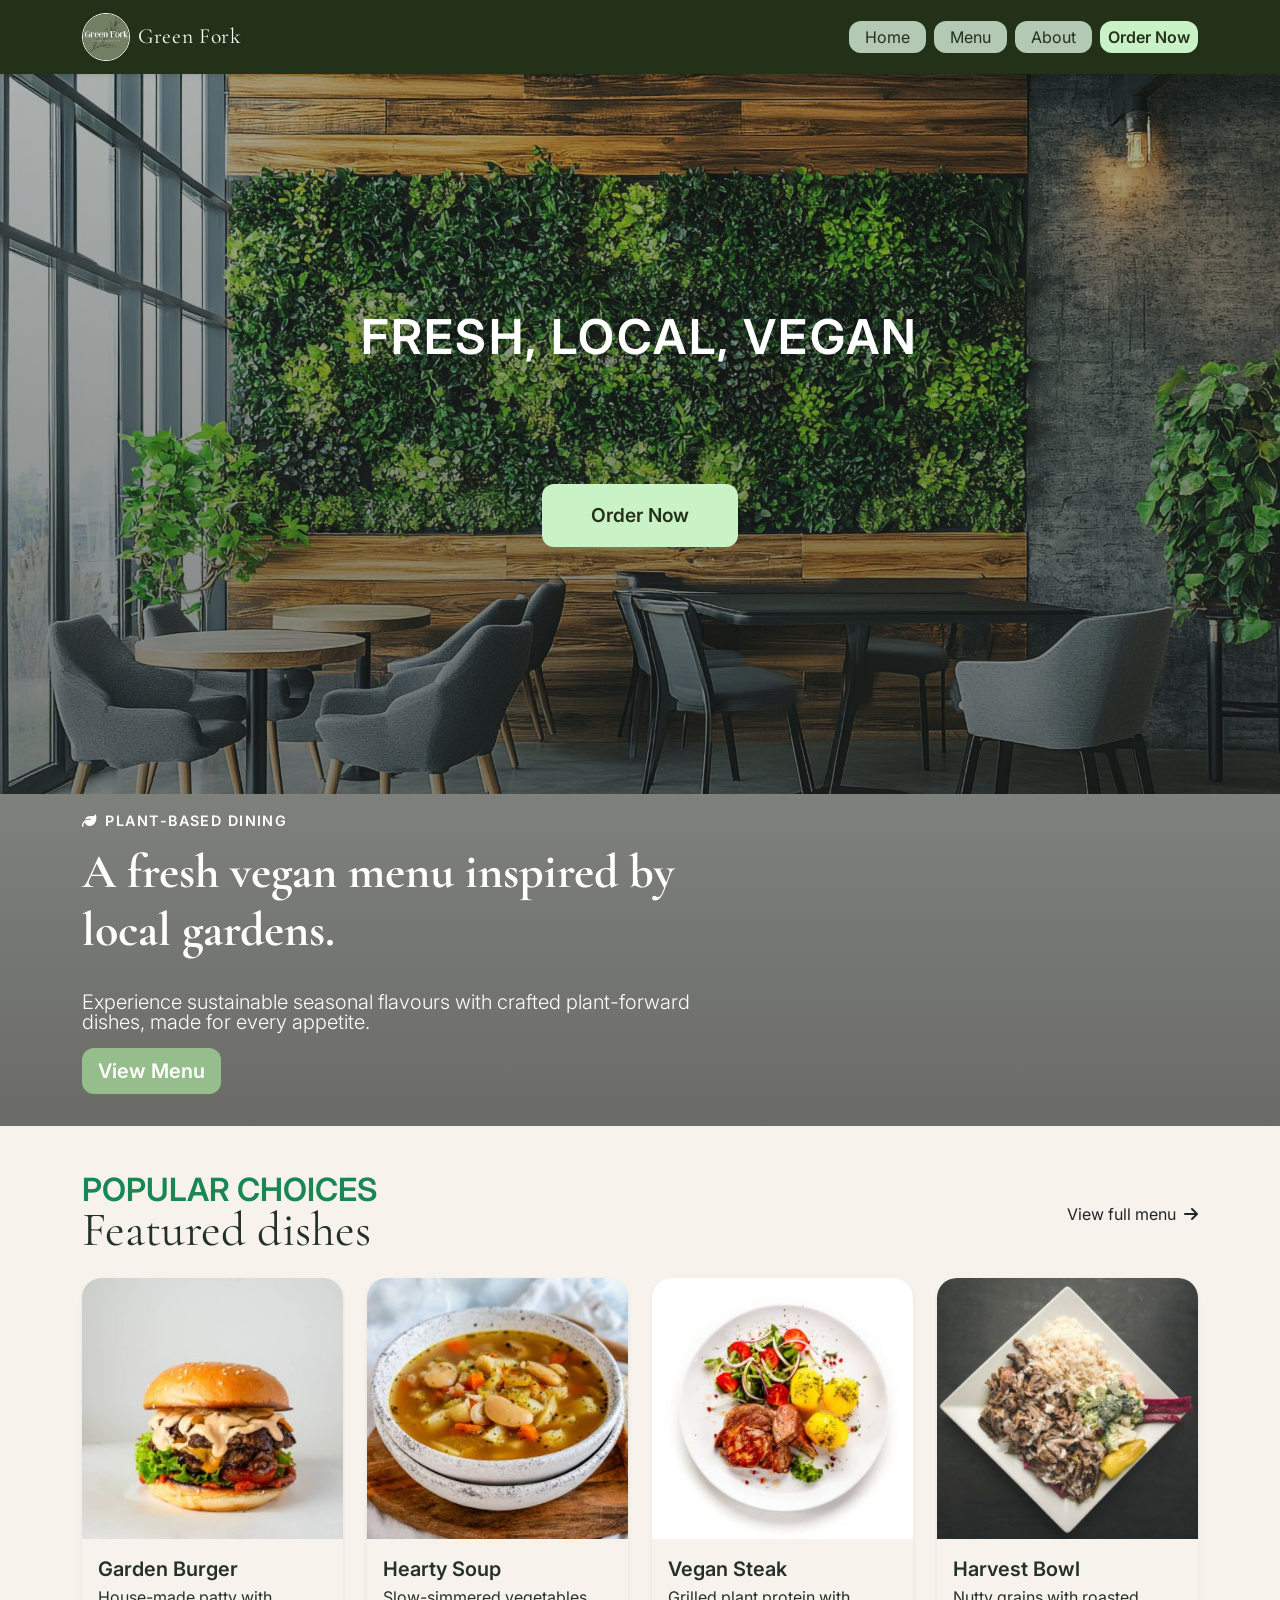
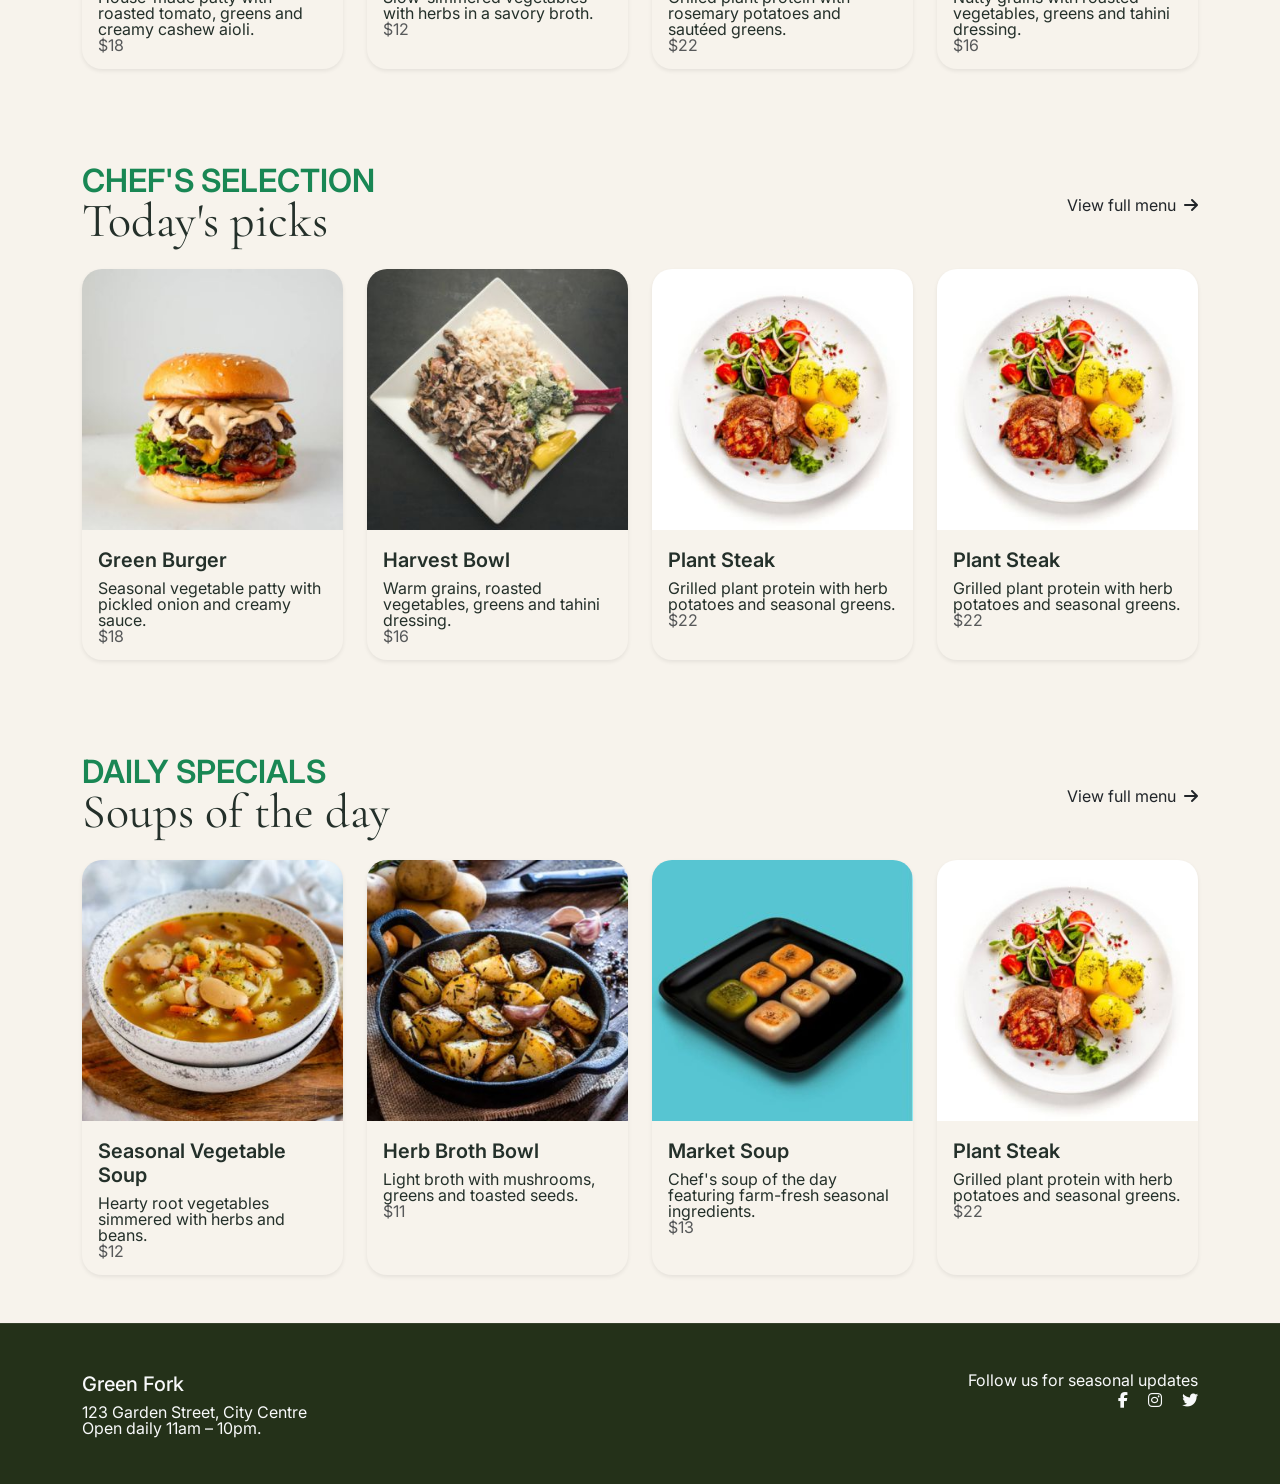
<file: index.html>
<!DOCTYPE html>
<html lang="en">

<head>
    <meta charset="UTF-8">
    <meta name="viewport" content="width=device-width, initial-scale=1.0">
    <title>MTM6201 Final | Home</title>
    <meta name="description"
        content="Green Fork is a vegan restaurant serving fresh seasonal dishes in a warm, modern dining space.">
    <link rel="preconnect" href="https://fonts.googleapis.com">
    <link rel="preconnect" href="https://fonts.gstatic.com" crossorigin>
    <link
        href="https://fonts.googleapis.com/css2?family=Inter:wght@400;500;600;700&family=Cormorant+Garamond:wght@500;700&display=swap"
        rel="stylesheet">
    <link rel="stylesheet" href="https://cdnjs.cloudflare.com/ajax/libs/font-awesome/6.5.3/css/all.min.css">
    <link href="https://cdn.jsdelivr.net/npm/bootstrap@5.3.2/dist/css/bootstrap.min.css" rel="stylesheet">
    <link rel="stylesheet" href="css/reset.css">
    <link rel="stylesheet" href="css/main.css">
    
</head>
<body>

    <!-- Skip Link -->
 <a class="skip-link" href="#main-content">Skip to main content</a>
  <header class="site-header" role="banner">

    <!-- Navigation -->
    <nav class="navbar navbar-expand-lg navbar-custom sticky-top shadow-sm" aria-label="Primary navigation">
      <div class="container">
        <a class="navbar-brand d-flex align-items-center" href="index.html">
          <img src="images/greenforklogo.jpg" alt="Green Fork logo" width="48" height="48" class="me-2 rounded-circle border border-light">
          <span>Green Fork</span>
        </a>
        <button class="navbar-toggler" type="button" data-bs-toggle="collapse" data-bs-target="#primaryNav" aria-controls="primaryNav" aria-expanded="false" aria-label="Toggle navigation">
          <span class="navbar-toggler-icon"></span>
        </button>
        <div class="collapse navbar-collapse" id="primaryNav">
          <ul class="navbar-nav ms-auto mb-2 mb-lg-0 align-items-lg-center">
            <li class="nav-item me-lg-2"><a class="nav-link nav-button active" aria-current="page" href="index.html">Home</a></li>
            <li class="nav-item me-lg-2"><a class="nav-link nav-button" href="menu.html">Menu</a></li>
            <li class="nav-item me-lg-2"><a class="nav-link nav-button" href="about.html">About</a></li>
            <li class="nav-item"><a class="nav-link order-now-btn" href="menu.html">Order Now</a></li>
          </ul>
        </div>
      </div>
    </nav>
  </header>

  <!-- Main Content -->

<main id="main-content" role="main">
    <section class="hero-banner position-relative overflow-hidden">
      <picture>
        <source media="(max-width: 767px)" srcset="images/herobanner-small.jpg">
        <img src="images/herobanner.jpg" alt="Dining room with living green wall" class="img-fluid w-100 hero-img">
      </picture>
      <p class="slogan">Fresh, Local, Vegan</p>
      <a class="btn order-now-btn hero-order-btn" href="menu.html">Order Now</a>
      <div class="hero-copy container text-white py-5">
        <div class="row align-items-center">
          <div class="col-lg-7">
            <span class="eyebrow d-inline-flex align-items-center mb-3"><i class="fa-solid fa-leaf me-2" aria-hidden="true"></i>Plant-based dining</span>
            <h1 class="display-5 fw-bold">A fresh vegan menu inspired by local gardens.</h1>
            <p class="lead">Experience sustainable seasonal flavours with crafted plant-forward dishes, made for every appetite.</p>
            <div class="d-flex flex-column flex-sm-row gap-2">
              <a class="btn view-menu-btn btn-lg" href="menu.html">View Menu</a>
            </div>
          </div>
        </div>
      </div>
    </section>

    <!-- Featured Dishes -->

    <section class="py-5" id="featured-dishes" aria-labelledby="featured-title">
      <div class="container">
        <div class="d-flex justify-content-between align-items-center mb-4 flex-column flex-md-row gap-3">
          <div>
            <span class="text-uppercase text-success fw-semibold">Popular choices</span>
            <h2 id="featured-title" class="mb-0">Featured dishes</h2>
          </div>
          <a class="text-decoration-none text-dark" href="menu.html">View full menu <i class="fa-solid fa-arrow-right ms-1"></i></a>
        </div>
        <div class="row g-4">
          <article class="col-md-6 col-lg-3">
            <div class="card menu-card h-100 shadow-sm">
              <picture>
                <source media="(max-width: 767px)" srcset="images/burger-small.jpg">
                <img src="images/burger.jpg" class="card-img-top" alt="Plant-based burger with lettuce, tomato and sauce">
              </picture>
              <div class="card-body">
                <h3 class="card-title h5">Garden Burger</h3>
                <p class="card-text">House-made patty with roasted tomato, greens and creamy cashew aioli.</p>
                <span class="text-muted">$18</span>
              </div>
            </div>
          </article>
          <article class="col-md-6 col-lg-3">
            <div class="card menu-card h-100 shadow-sm">
              <picture>
                <source media="(max-width: 767px)" srcset="images/soup-small.jpg">
                <img src="images/soup.jpg" class="card-img-top" alt="Warm seasonal vegetable soup served in a bowl">
              </picture>
              <div class="card-body">
                <h3 class="card-title h5">Hearty Soup</h3>
                <p class="card-text">Slow-simmered vegetables with herbs in a savory broth.</p>
                <span class="text-muted">$12</span>
              </div>
            </div>
          </article>
          <article class="col-md-6 col-lg-3">
            <div class="card menu-card h-100 shadow-sm">
              <picture>
                <source media="(max-width: 767px)" srcset="images/vegansteak-small.jpg">
                <img src="images/vegansteak.jpg" class="card-img-top" alt="Plant-based steak served with herbs and potatoes">
              </picture>
              <div class="card-body">
                <h3 class="card-title h5">Vegan Steak</h3>
                <p class="card-text">Grilled plant protein with rosemary potatoes and sautéed greens.</p>
                <span class="text-muted">$22</span>
              </div>
            </div>
          </article>
          <article class="col-md-6 col-lg-3">
            <div class="card menu-card h-100 shadow-sm">
              <picture>
                <source media="(max-width: 767px)" srcset="images/ricebowl.jpg">
                <img src="images/ricebowl.jpg" class="card-img-top" alt="Rice bowl with vegetables and plant-based protein">
              </picture>
              <div class="card-body">
                <h3 class="card-title h5">Harvest Bowl</h3>
                <p class="card-text">Nutty grains with roasted vegetables, greens and tahini dressing.</p>
                <span class="text-muted">$16</span>
              </div>
            </div>
          </article>
        </div>
      </div>
    </section>

    <!-- Chef's Selection -->

<section class="py-5" aria-labelledby="todays-title">
      <div class="container">
        <div class="d-flex justify-content-between align-items-center mb-4 flex-column flex-md-row gap-3">
          <div>
            <span class="text-uppercase text-success fw-semibold">Chef's selection</span>
            <h2 id="todays-title" class="mb-0">Today's picks</h2>
          </div>
          <a class="text-decoration-none text-dark" href="menu.html">View full menu <i class="fa-solid fa-arrow-right ms-1"></i></a>
        </div>
        <div class="row g-4">
          <article class="col-md-6 col-lg-3">
            <div class="card menu-card h-100 shadow-sm">
              <picture>
                <source media="(max-width: 767px)" srcset="images/burger-small.jpg">
                <img src="images/burger.jpg" class="card-img-top" alt="Plant-based burger pick">
              </picture>
              <div class="card-body">
                <h3 class="card-title h5">Green Burger</h3>
                <p class="card-text">Seasonal vegetable patty with pickled onion and creamy sauce.</p>
                <span class="text-muted">$18</span>
              </div>
            </div>
          </article>
          <article class="col-md-6 col-lg-3">
            <div class="card menu-card h-100 shadow-sm">
              <picture>
                <source media="(max-width: 767px)" srcset="images/ricebowl.jpg">
                <img src="images/ricebowl.jpg" class="card-img-top" alt="Harvest bowl pick">
              </picture>
              <div class="card-body">
                <h3 class="card-title h5">Harvest Bowl</h3>
                <p class="card-text">Warm grains, roasted vegetables, greens and tahini dressing.</p>
                <span class="text-muted">$16</span>
              </div>
            </div>
          </article>
          <article class="col-md-6 col-lg-3">
            <div class="card menu-card h-100 shadow-sm">
              <picture>
                <source media="(max-width: 767px)" srcset="images/vegansteak-small.jpg">
                <img src="images/vegansteak.jpg" class="card-img-top" alt="Vegan steak pick">
              </picture>
              <div class="card-body">
                <h3 class="card-title h5">Plant Steak</h3>
                <p class="card-text">Grilled plant protein with herb potatoes and seasonal greens.</p>
                <span class="text-muted">$22</span>
              </div>
            </div>
          </article>
          <article class="col-md-6 col-lg-3">
            <div class="card menu-card h-100 shadow-sm">
              <picture>
                <source media="(max-width: 767px)" srcset="images/vegansteak-small.jpg">
                <img src="images/vegansteak.jpg" class="card-img-top" alt="Vegan steak pick">
              </picture>
              <div class="card-body">
                <h3 class="card-title h5">Plant Steak</h3>
                <p class="card-text">Grilled plant protein with herb potatoes and seasonal greens.</p>
                <span class="text-muted">$22</span>
        </div>
      </div>
    </section>

    <!-- Soups of the Day -->

    <section class="py-5" aria-labelledby="soups-title">
      <div class="container">
        <div class="d-flex justify-content-between align-items-center mb-4 flex-column flex-md-row gap-3">
          <div>
            <span class="text-uppercase text-success fw-semibold">Daily specials</span>
            <h2 id="soups-title" class="mb-0">Soups of the day</h2>
          </div>
          <a class="text-decoration-none text-dark" href="menu.html">View full menu <i class="fa-solid fa-arrow-right ms-1"></i></a>
        </div>
        <div class="row g-4">
          <article class="col-md-6 col-lg-3">
            <div class="card menu-card h-100 shadow-sm">
              <picture>
                <source media="(max-width: 767px)" srcset="images/soup-small.jpg">
                <img src="images/soup.jpg" class="card-img-top" alt="Seasonal vegetable soup">
              </picture>
              <div class="card-body">
                <h3 class="card-title h5">Seasonal Vegetable Soup</h3>
                <p class="card-text">Hearty root vegetables simmered with herbs and beans.</p>
                <span class="text-muted">$12</span>
              </div>
            </div>
          </article>
          <article class="col-md-6 col-lg-3">
            <div class="card menu-card h-100 shadow-sm">
              <picture>
                <source media="(max-width: 767px)" srcset="images/homefries.jpg">
                <img src="images/homefries.jpg" class="card-img-top" alt="Herb broth bowl">
              </picture>
              <div class="card-body">
                <h3 class="card-title h5">Herb Broth Bowl</h3>
                <p class="card-text">Light broth with mushrooms, greens and toasted seeds.</p>
                <span class="text-muted">$11</span>
              </div>
            </div>
          </article>
          <article class="col-md-6 col-lg-3">
            <div class="card menu-card h-100 shadow-sm">
              <picture>
                <source media="(max-width: 767px)" srcset="images/meatplatter.jpg">
                <img src="images/meatplatter.jpg" class="card-img-top" alt="Market soup">
              </picture>
              <div class="card-body">
                <h3 class="card-title h5">Market Soup</h3>
                <p class="card-text">Chef's soup of the day featuring farm-fresh seasonal ingredients.</p>
                <span class="text-muted">$13</span>
              </div>
            </div>
          </article>
          <article class="col-md-6 col-lg-3">
            <div class="card menu-card h-100 shadow-sm">
              <picture>
                <source media="(max-width: 767px)" srcset="images/vegansteak-small.jpg">
                <img src="images/vegansteak.jpg" class="card-img-top" alt="Vegan steak pick">
              </picture>
              <div class="card-body">
                <h3 class="card-title h5">Plant Steak</h3>
                <p class="card-text">Grilled plant protein with herb potatoes and seasonal greens.</p>
                <span class="text-muted">$22</span>
        </div>
      </div>
    </section>
      </div>
    </section>
  </main>

  <!-- Footer -->

  <footer class="site-footer py-5 bg-footer text-light" role="contentinfo">
    <div class="container">
      <div class="row gy-4">
        <div class="col-md-6">
          <h3 class="h5">Green Fork</h3>
          <p class="mb-0">123 Garden Street, City Centre<br>Open daily 11am – 10pm.</p>
        </div>
        <div class="col-md-6 text-md-end">
          <p class="mb-1">Follow us for seasonal updates</p>
          <a class="text-light me-3" href="#" aria-label="Facebook"><i class="fa-brands fa-facebook-f"></i></a>
          <a class="text-light me-3" href="#" aria-label="Instagram"><i class="fa-brands fa-instagram"></i></a>
          <a class="text-light" href="#" aria-label="Twitter"><i class="fa-brands fa-twitter"></i></a>
        </div>
      </div>
    </div>
  </footer>

  <!-- Bootstrap and schema scripts -->

  <script src="https://cdn.jsdelivr.net/npm/bootstrap@5.3.2/dist/js/bootstrap.bundle.min.js"></script>
  <script type="application/ld+json">
  {
    "@context": "https://schema.org",
    "@type": "Restaurant",
    "name": "Green Fork",
    "url": "./index.html",
    "address": {
      "@type": "PostalAddress",
      "streetAddress": "123 Garden Street",
      "addressLocality": "City Centre"
    },
    "servesCuisine": "Vegan",
    "openingHours": "Mo-Su 11:00-22:00"
  }
  </script>

</body>

</html>
</file>
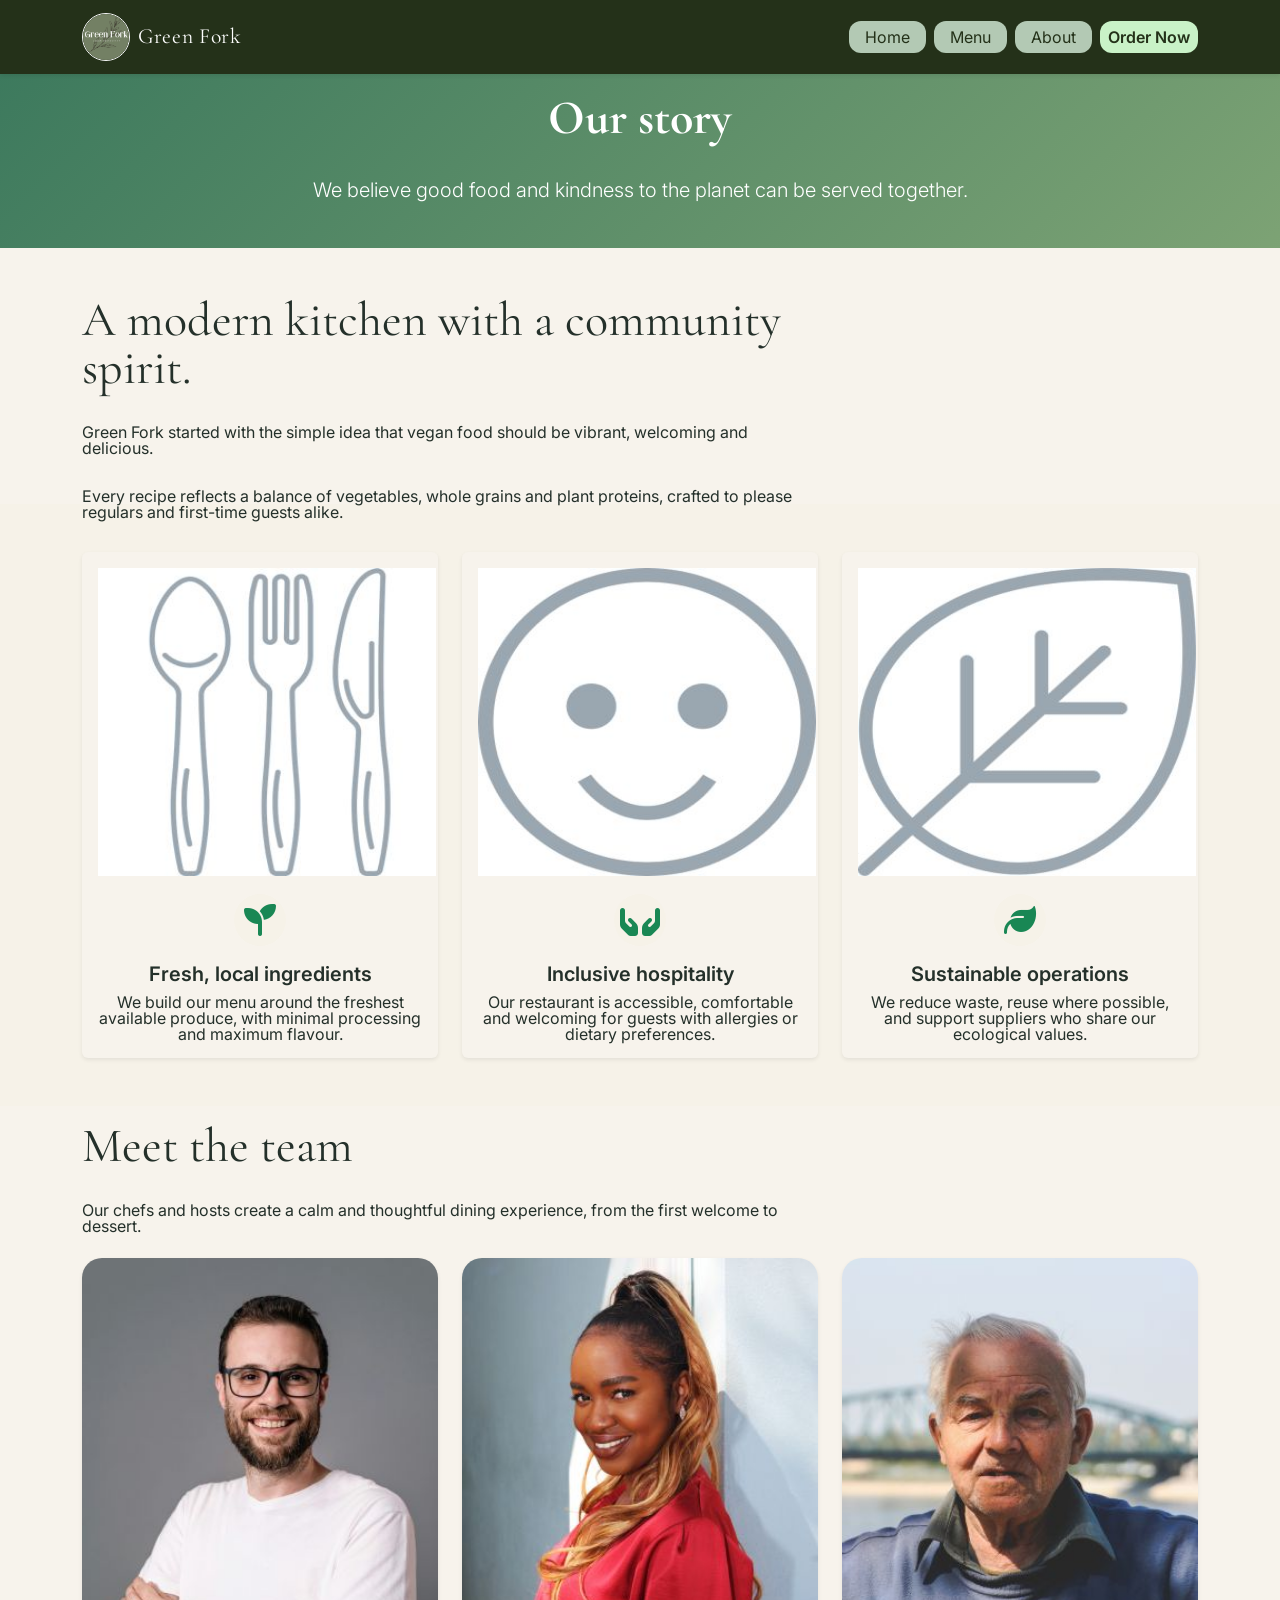
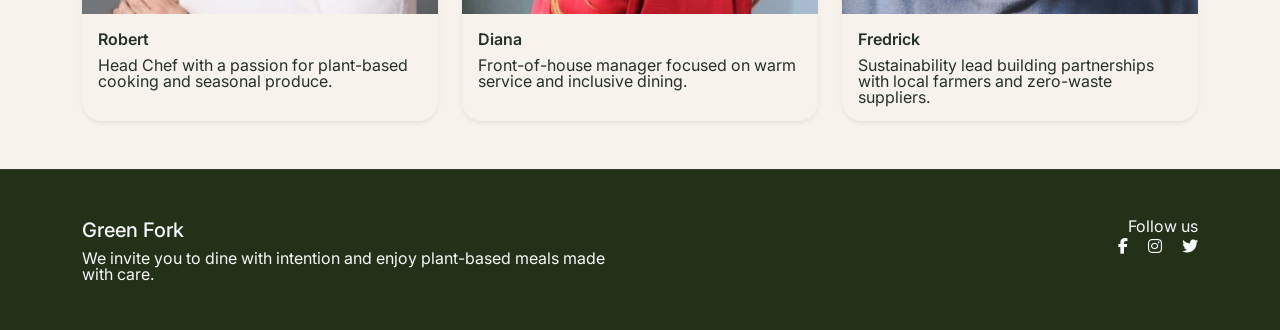
<file: about.html>
<!doctype html>
<html lang="en">

<head>
    <meta charset="utf-8">
    <meta name="viewport" content="width=device-width, initial-scale=1, shrink-to-fit=no">
    <title>MTM6201 Final | About</title>
    <meta name="description" content="Learn more about Green Fork's mission, team and sustainable story.">
    <link rel="preconnect" href="https://fonts.googleapis.com">
    <link rel="preconnect" href="https://fonts.gstatic.com" crossorigin>
    <link
        href="https://fonts.googleapis.com/css2?family=Inter:wght@400;500;600;700&family=Cormorant+Garamond:wght@500;700&display=swap"
        rel="stylesheet">
    <link rel="stylesheet" href="https://cdnjs.cloudflare.com/ajax/libs/font-awesome/6.5.3/css/all.min.css">
    <link href="https://cdn.jsdelivr.net/npm/bootstrap@5.3.2/dist/css/bootstrap.min.css" rel="stylesheet">
    <link rel="stylesheet" href="css/reset.css">
    <link rel="stylesheet" href="css/main.css">
</head>

<body>

    <!-- Html for skip link -->

    <a class="skip-link" href="#main-content">Skip to main content</a>
    <header class="site-header" role="banner">

        <!-- Nav, same in index and menu -->

        <nav class="navbar navbar-expand-lg navbar-custom sticky-top shadow-sm" aria-label="Primary navigation">
            <div class="container">
                <a class="navbar-brand d-flex align-items-center" href="index.html">
                    <img src="images/greenforklogo.jpg" alt="Green Fork logo" width="48" height="48"
                        class="me-2 rounded-circle border border-light">
                    <span>Green Fork</span>
                </a>
                <button class="navbar-toggler" type="button" data-bs-toggle="collapse" data-bs-target="#primaryNav"
                    aria-controls="primaryNav" aria-expanded="false" aria-label="Toggle navigation">
                    <span class="navbar-toggler-icon"></span>
                </button>
                <div class="collapse navbar-collapse" id="primaryNav">
                    <ul class="navbar-nav ms-auto mb-2 mb-lg-0 align-items-lg-center">

                        <!-- Links to the other files -->

                        <li class="nav-item me-lg-2"><a class="nav-link nav-button" href="index.html">Home</a></li>
                        <li class="nav-item me-lg-2"><a class="nav-link nav-button" href="menu.html">Menu</a></li>
                        <li class="nav-item me-lg-2"><a class="nav-link nav-button active" aria-current="page"
                                href="about.html">About</a></li>
                        <li class="nav-item"><a class="nav-link order-now-btn" href="menu.html">Order Now</a></li>
                    </ul>
                </div>
            </div>
        </nav>
    </header>

    <!-- Main hero banner section -->

    <main id="main-content" role="main">
        <section class="page-banner py-5 text-center text-white bg-success">
            <div class="container">
                <h1 class="display-6 fw-bold">Our story</h1>
                <p class="lead mb-0">We believe good food and kindness to the planet can be served together.</p>
            </div>
        </section>

        <section class="py-5" id="story" aria-labelledby="story-heading">
            <div class="container">
                <div class="row g-4">
                    <div class="col-lg-8">
                        <h2 id="story-heading">A modern kitchen with a community spirit.</h2>
                        <p class="green1">Green Fork started with the simple idea that vegan food should be vibrant, welcoming and
                            delicious.</p>
                        <p class="green2">Every recipe reflects a balance of vegetables, whole grains and plant proteins, crafted to
                            please regulars and first-time guests alike.</p>
                    </div>
                </div>
            </div>
        </section>

        <!-- Smaller containers for the different features of the restaurant -->

        <section class="py-5 bg-soft" aria-labelledby="values-heading">
            <div class="container">
                <div class="row g-4">
                    <div class="col-lg-4">
                        <div class="card h-100 border-0 shadow-sm">
                            <div class="card-body text-center">
                                <img src="images/freshlogo.jpg" alt="Fresh ingredients icon" class="mb-3" width="338"
                                    height="308">
                                <div class="value-icon bg-soft text-success mb-3">
                                    <i class="fa-solid fa-seedling" aria-hidden="true"></i>
                                </div>
                                <h3 id="values-heading" class="h5">Fresh, local ingredients</h3>
                                <p>We build our menu around the freshest available produce, with minimal processing and
                                    maximum flavour.</p>
                            </div>
                        </div>
                    </div>
                    <div class="col-lg-4">
                        <div class="card h-100 border-0 shadow-sm">
                            <div class="card-body text-center">
                                <img src="images/customerlogo.jpg" alt="Fresh ingredients icon" class="mb-3" width="338"
                                    height="308">
                                <div class="value-icon bg-soft text-success mb-3">
                                    <i class="fa-solid fa-hands-holding" aria-hidden="true"></i>
                                </div>
                                <h3 class="h5">Inclusive hospitality</h3>
                                <p>Our restaurant is accessible, comfortable and welcoming for guests with allergies or
                                    dietary preferences.</p>
                            </div>
                        </div>
                    </div>
                    <div class="col-lg-4">
                        <div class="card h-100 border-0 shadow-sm">
                            <div class="card-body text-center">
                                <img src="images/sustainablelogo.jpg" alt="Fresh ingredients icon" class="mb-3"
                                    width="338" height="308">
                                <div class="value-icon bg-soft text-success mb-3">
                                    <i class="fa-solid fa-leaf" aria-hidden="true"></i>
                                </div>
                                <h3 class="h5">Sustainable operations</h3>
                                <p>We reduce waste, reuse where possible, and support suppliers who share our ecological
                                    values.</p>
                            </div>
                        </div>
                    </div>
                </div>
            </div>
        </section>

        <!-- Meet the team section -->

        <section class="py-5" aria-labelledby="team-heading">
            <div class="container">
                <div class="row align-items-center mb-4">
                    <div class="col-lg-8">
                        <h2 id="team-heading">Meet the team</h2>
                        <p>Our chefs and hosts create a calm and thoughtful dining experience, from the first welcome to
                            dessert.</p>
                    </div>
                </div>
                <div class="row g-4">
                    <article class="col-sm-6 col-lg-4">
                        <div class="team-card card h-100 shadow-sm">
                            <img src="images/robert.jpg" class="card-img-top" alt="Portrait of Robert, head chef"
                                loading="lazy">
                            <div class="card-body">
                                <h3 class="h6">Robert</h3>
                                <p class="mb-0">Head Chef with a passion for plant-based cooking and seasonal produce.
                                </p>
                            </div>
                        </div>
                    </article>
                    <article class="col-sm-6 col-lg-4">
                        <div class="team-card card h-100 shadow-sm">
                            <img src="images/diana.jpg" class="card-img-top" alt="Portrait of Diana, restaurant manager"
                                loading="lazy">
                            <div class="card-body">
                                <h3 class="h6">Diana</h3>
                                <p class="mb-0">Front-of-house manager focused on warm service and inclusive dining.</p>
                            </div>
                        </div>
                    </article>
                    <article class="col-sm-6 col-lg-4">
                        <div class="team-card card h-100 shadow-sm">
                            <img src="images/fredrick.jpg" class="card-img-top"
                                alt="Portrait of Fredrick, sustainability lead" loading="lazy">
                            <div class="card-body">
                                <h3 class="h6">Fredrick</h3>
                                <p class="mb-0">Sustainability lead building partnerships with local farmers and
                                    zero-waste suppliers.</p>
                            </div>
                        </div>
                    </article>
                </div>
            </div>
        </section>
    </main>

    <!-- Html for the footer -->

    <footer class="site-footer py-5 bg-footer text-light" role="contentinfo">
        <div class="container">
            <div class="row gy-4">
                <div class="col-md-6">
                    <h3 class="h5">Green Fork</h3>
                    <p class="mb-0">We invite you to dine with intention and enjoy plant-based meals made with care.</p>
                </div>
                <div class="col-md-6 text-md-end">
                    <p class="mb-1">Follow us</p>
                    <a class="text-light me-3" href="#" aria-label="Facebook"><i
                            class="fa-brands fa-facebook-f"></i></a>
                    <a class="text-light me-3" href="#" aria-label="Instagram"><i
                            class="fa-brands fa-instagram"></i></a>
                    <a class="text-light" href="#" aria-label="Twitter"><i class="fa-brands fa-twitter"></i></a>
                </div>
            </div>
        </div>
    </footer>

    <script src="https://cdn.jsdelivr.net/npm/bootstrap@5.3.2/dist/js/bootstrap.bundle.min.js"></script>
    <script type="application/ld+json">
  {
    "@context": "https://schema.org",
    "@type": "Organization",
    "name": "Green Fork",
    "url": "./index.html",
    "foundingDate": "2024",
    "description": "A vegan restaurant serving seasonal, locally sourced dishes.",
    "contactPoint": [{
      "@type": "ContactPoint",
      "contactType": "Customer Service",
      "areaServed": "Local",
      "availableLanguage": "English"
    }]
  }
  </script>
</body>

</html>
</file>
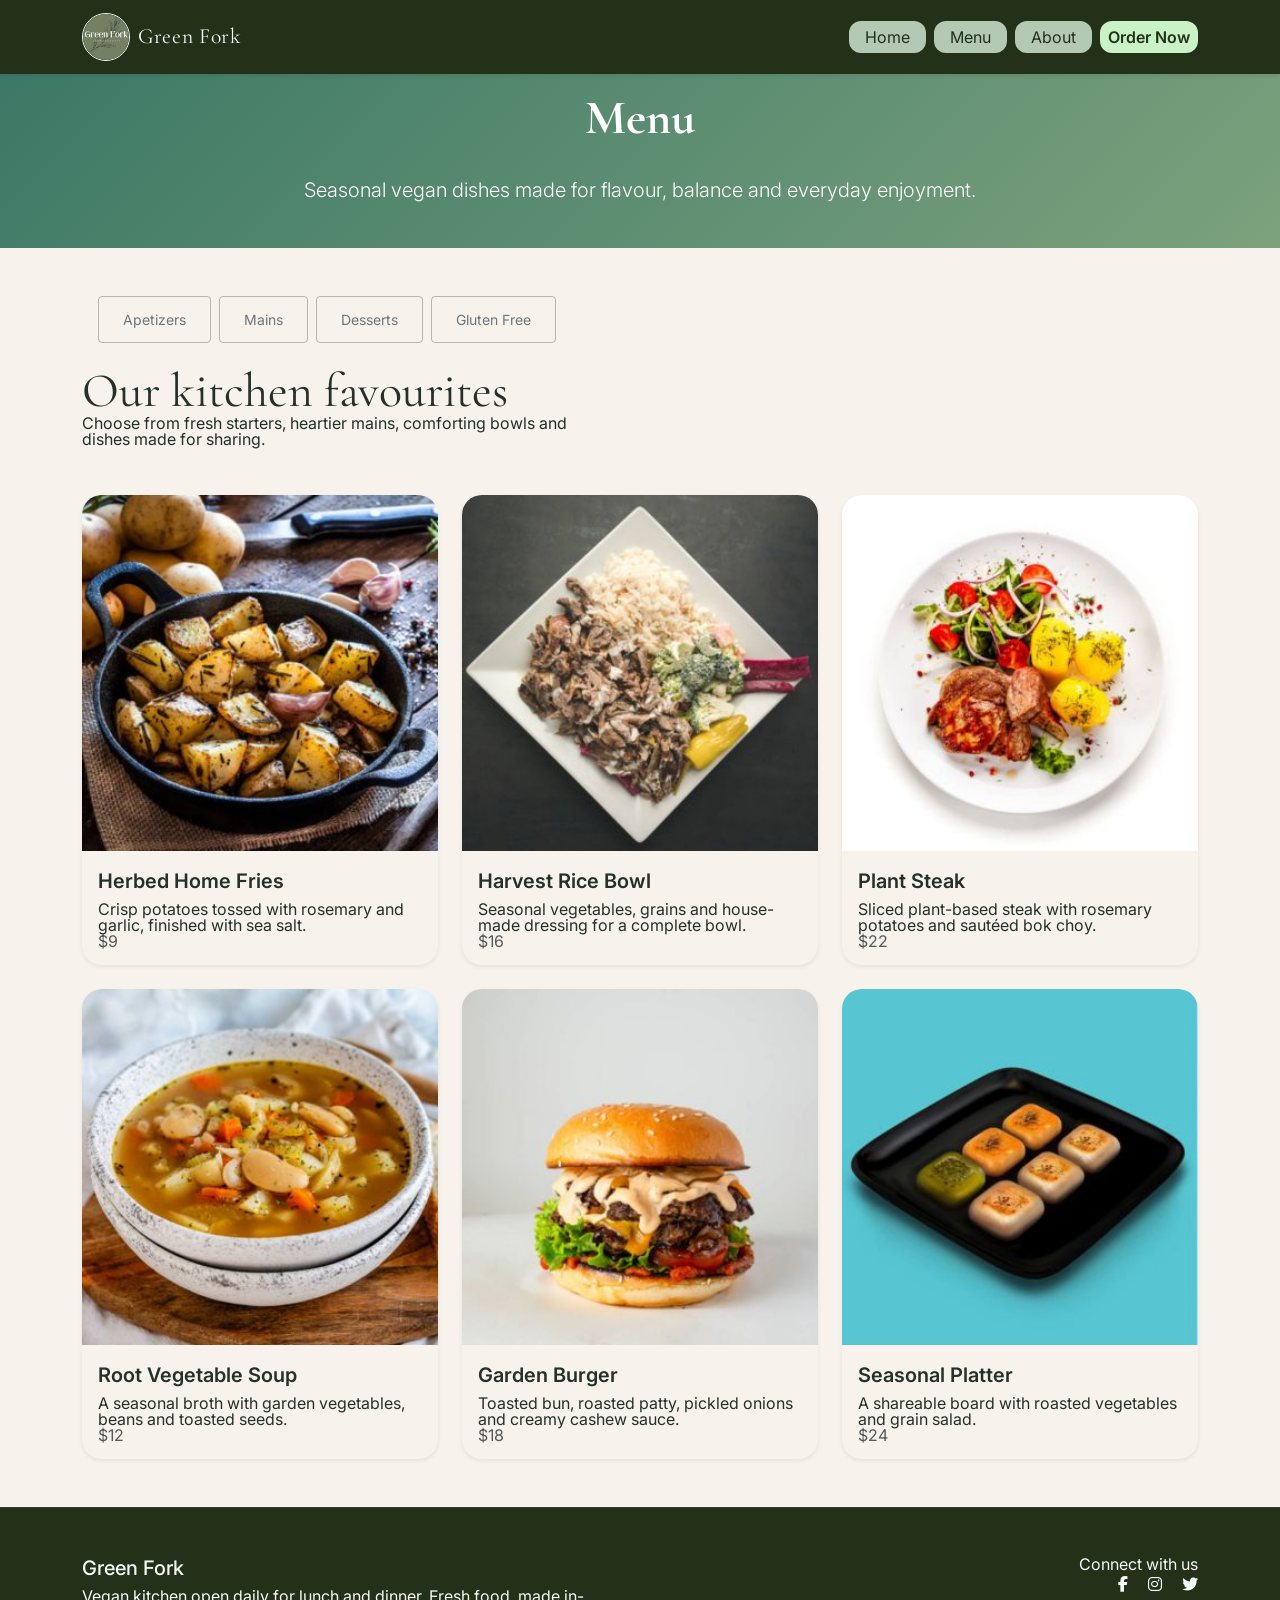
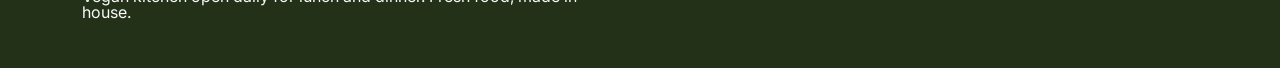
<file: menu.html>
<!DOCTYPE html>
<html lang="en">

<head>
    <meta charset="UTF-8">
    <meta name="viewport" content="width=device-width, initial-scale=1.0">
    <title>MTM6201 Final | Menu</title>
    <meta name="description"
        content="Browse the Green Fork menu featuring plant-based starters, mains, bowls and desserts.">
    <link rel="preconnect" href="https://fonts.googleapis.com">
    <link rel="preconnect" href="https://fonts.gstatic.com" crossorigin>
    <link
        href="https://fonts.googleapis.com/css2?family=Inter:wght@400;500;600;700&family=Cormorant+Garamond:wght@500;700&display=swap"
        rel="stylesheet">
    <link rel="stylesheet" href="https://cdnjs.cloudflare.com/ajax/libs/font-awesome/6.5.3/css/all.min.css">
    <link href="https://cdn.jsdelivr.net/npm/bootstrap@5.3.2/dist/css/bootstrap.min.css" rel="stylesheet">
    <link rel="stylesheet" href="css/reset.css">
    <link rel="stylesheet" href="css/main.css">
</head>

<body>

    <!-- Html for skip link -->

    <a class="skip-link" href="#main-content">Skip to main content</a>
    <header class="site-header" role="banner">

        <!-- Nav, same in index and menu -->

        <nav class="navbar navbar-expand-lg navbar-custom sticky-top shadow-sm" aria-label="Primary navigation">
            <div class="container">
                <a class="navbar-brand d-flex align-items-center" href="index.html">
                    <img src="images/greenforklogo.jpg" alt="Green Fork logo" width="48" height="48"
                        class="me-2 rounded-circle border border-light">
                    <span>Green Fork</span>
                </a>
                <button class="navbar-toggler" type="button" data-bs-toggle="collapse" data-bs-target="#primaryNav"
                    aria-controls="primaryNav" aria-expanded="false" aria-label="Toggle navigation">
                    <span class="navbar-toggler-icon"></span>
                </button>
                <div class="collapse navbar-collapse" id="primaryNav">
                    <ul class="navbar-nav ms-auto mb-2 mb-lg-0 align-items-lg-center">

                        <!-- Links to the other files -->

                        <li class="nav-item me-lg-2"><a class="nav-link nav-button" href="index.html">Home</a></li>
                        <li class="nav-item me-lg-2"><a class="nav-link nav-button active" aria-current="page"
                                href="menu.html">Menu</a></li>
                        <li class="nav-item me-lg-2"><a class="nav-link nav-button" href="about.html">About</a></li>
                        <li class="nav-item"><a class="nav-link order-now-btn" href="menu.html">Order Now</a></li>
                    </ul>
                </div>
            </div>
        </nav>
    </header>

    <!-- Main content section banner -->

    <main id="main-content" role="main">
        <section class="page-banner py-5 text-center text-white bg-primary">
            <div class="container">
                <h1 class="display-6 fw-bold">Menu</h1>
                <p class="lead mb-0">Seasonal vegan dishes made for flavour, balance and everyday enjoyment.</p>
            </div>
        </section>

        <!-- Menu items section -->

        <section class="py-5" id="menu-list" aria-labelledby="menu-heading">
            <div class="container">
                <div class="row gx-5 align-items-center mb-5">
                    <div class="col-lg-6">
                        <div class="d-flex flex-wrap gap-2 mb-4">
                            <button type="button" class="btn btn-outline-secondary btn-sm">Apetizers</button>
                            <button type="button" class="btn btn-outline-secondary btn-sm">Mains</button>
                            <button type="button" class="btn btn-outline-secondary btn-sm">Desserts</button>
                            <button type="button" class="btn btn-outline-secondary btn-sm">Gluten Free</button>
                        </div>
                        <h2 id="menu-heading">Our kitchen favourites</h2>
                        <p>Choose from fresh starters, heartier mains, comforting bowls and dishes made for sharing.</p>
                    </div>
                    <div class="col-lg-6"></div>
                </div>

                <!-- Food item containers -->

                <div class="row g-4">
                    <div class="col-md-6 col-lg-4">
                        <article class="card menu-card h-100 shadow-sm">
                            <picture>
                                <source media="(max-width: 767px)" srcset="images/homefries.jpg">
                                <img src="images/homefries.jpg" class="card-img-top"
                                    alt="Crispy seasoned potatoes in a skillet">
                            </picture>
                            <div class="card-body">
                                <h3 class="h5">Herbed Home Fries</h3>
                                <p class="card-text">Crisp potatoes tossed with rosemary and garlic, finished with sea
                                    salt.</p>
                                <span class="text-muted">$9</span>
                            </div>
                        </article>
                    </div>
                    <div class="col-md-6 col-lg-4">
                        <article class="card menu-card h-100 shadow-sm">
                            <picture>
                                <source media="(max-width: 767px)" srcset="images/ricebowl.jpg">
                                <img src="images/ricebowl.jpg" class="card-img-top"
                                    alt="Rice bowl with vegetables and plant-based protein">
                            </picture>
                            <div class="card-body">
                                <h3 class="h5">Harvest Rice Bowl</h3>
                                <p class="card-text">Seasonal vegetables, grains and house-made dressing for a complete
                                    bowl.</p>
                                <span class="text-muted">$16</span>
                            </div>
                        </article>
                    </div>
                    <div class="col-md-6 col-lg-4">
                        <article class="card menu-card h-100 shadow-sm">
                            <picture>
                                <source media="(max-width: 767px)" srcset="images/vegansteak-small.jpg">
                                <img src="images/vegansteak.jpg" class="card-img-top"
                                    alt="Sliced vegan steak with potatoes and herbs">
                            </picture>
                            <div class="card-body">
                                <h3 class="h5">Plant Steak</h3>
                                <p class="card-text">Sliced plant-based steak with rosemary potatoes and sautéed bok
                                    choy.</p>
                                <span class="text-muted">$22</span>
                            </div>
                        </article>
                    </div>
                    <div class="col-md-6 col-lg-4">
                        <article class="card menu-card h-100 shadow-sm">
                            <picture>
                                <source media="(max-width: 767px)" srcset="images/soup-small.jpg">
                                <img src="images/soup.jpg" class="card-img-top"
                                    alt="Warm vegetable soup with carrots, beans and herbs">
                            </picture>
                            <div class="card-body">
                                <h3 class="h5">Root Vegetable Soup</h3>
                                <p class="card-text">A seasonal broth with garden vegetables, beans and toasted seeds.
                                </p>
                                <span class="text-muted">$12</span>
                            </div>
                        </article>
                    </div>
                    <div class="col-md-6 col-lg-4">
                        <article class="card menu-card h-100 shadow-sm">
                            <picture>
                                <source media="(max-width: 767px)" srcset="images/burger-small.jpg">
                                <img src="images/burger.jpg" class="card-img-top"
                                    alt="Plant-based burger wrapped in lettuce and sauce">
                            </picture>
                            <div class="card-body">
                                <h3 class="h5">Garden Burger</h3>
                                <p class="card-text">Toasted bun, roasted patty, pickled onions and creamy cashew sauce.
                                </p>
                                <span class="text-muted">$18</span>
                            </div>
                        </article>
                    </div>
                    <div class="col-md-6 col-lg-4">
                        <article class="card menu-card h-100 shadow-sm">
                            <picture>
                                <source media="(max-width: 767px)" srcset="images/meatplatter.jpg">
                                <img src="images/meatplatter.jpg" class="card-img-top"
                                    alt="Colorful vegetable and grain platter on a plate">
                            </picture>
                            <div class="card-body">
                                <h3 class="h5">Seasonal Platter</h3>
                                <p class="card-text">A shareable board with roasted vegetables and grain salad.</p>
                                <span class="text-muted">$24</span>
                            </div>
                        </article>
                    </div>
                </div>
            </div>
        </section>
    </main>

    <!-- Html for footer -->

    <footer class="site-footer py-5 bg-footer text-light" role="contentinfo">
        <div class="container">
            <div class="row gy-4">
                <div class="col-md-6">
                    <h3 class="h5">Green Fork</h3>
                    <p class="mb-0">Vegan kitchen open daily for lunch and dinner. Fresh food, made in-house.</p>
                </div>
                <div class="col-md-6 text-md-end">
                    <p class="mb-1">Connect with us</p>
                    <a class="text-light me-3" href="#" aria-label="Facebook"><i
                            class="fa-brands fa-facebook-f"></i></a>
                    <a class="text-light me-3" href="#" aria-label="Instagram"><i
                            class="fa-brands fa-instagram"></i></a>
                    <a class="text-light" href="#" aria-label="Twitter"><i class="fa-brands fa-twitter"></i></a>
                </div>
            </div>
        </div>
    </footer>

    <!-- Bootstrap scripts and schema.org markup -->

    <script src="https://cdn.jsdelivr.net/npm/bootstrap@5.3.2/dist/js/bootstrap.bundle.min.js"></script>
    <script type="application/ld+json">
  {
    "@context": "https://schema.org",
    "@type": "Menu",
    "name": "Green Fork Menu",
    "hasMenuSection": [
      {"@type": "MenuSection","name": "Starters"},
      {"@type": "MenuSection","name": "Mains"},
      {"@type": "MenuSection","name": "Bowls"}
    ]
  }
  </script>

</body>

</html>
</file>
<file: css/main.css>
/* Root Variables */

:root {
  --bs-primary: #3f795e;
  --bs-secondary: #f3ebdb;
  --bs-success: #82a476;
  --bs-danger: #d17b5f;
  --bs-light: #faf8f2;
  --bs-dark: #1e2c25;
  --bs-body-bg: #f7f3ec;
  --bs-body-color: #24302a;
}
* {
  box-sizing: border-box;
}
html {
  scroll-behavior: smooth;
}
body {
  margin: 0;
  font-family: 'Inter', sans-serif;
  background: var(--bs-body-bg);
  color: var(--bs-body-color);
}
a {
  transition: color .2s ease, transform .2s ease;
}
a:hover,
a:focus-visible {
  color: var(--bs-primary);
}

/* Skip Link */
.skip-link {
  position: absolute;
  top: -3rem;
  left: 1rem;
  background: var(--bs-dark);
  color: #fff;
  padding: 0.75rem 1rem;
  border-radius: 0.375rem;
  z-index: 100;
}
.skip-link:focus-visible {
  top: 1rem;
}

/* Header and Nav */

.site-header {
  background: transparent;
}
.navbar-custom {
  background: #243119;
}
.navbar-custom .navbar-brand,
.navbar-custom .nav-link {
  color: #fff;
}
.navbar-custom .nav-link.nav-button {
  background: #B3C9B4;
  color: #243119;
  border-radius: 0.75rem;
  padding: 0.5rem 1rem;
  margin: 0.25rem 0;
}
.navbar-custom .nav-link.nav-button:hover,
.navbar-custom .nav-link.nav-button:focus {
  background: #9cb79d;
  color: #243119;
}
.order-now-btn {
  background: #C9F2C7;
  color: #243119;
  border-radius: 0.75rem;
  padding: 0.5rem 1rem;
  font-weight: 600;
}
.navbar-custom .nav-link.order-now-btn {
  color: #243119;
}
.navbar-custom .nav-link.order-now-btn:hover,
.navbar-custom .nav-link.order-now-btn:focus {
  color: #243119;
}
.view-menu-btn {
  background: #96BE8C;
  color: #fff;
  border: none;
  border-radius: 0.75rem;
  font-weight: 600;
}
.navbar-custom .navbar-toggler {
  border-color: rgba(255,255,255,0.35);
}
.navbar-custom .navbar-toggler-icon {
  filter: invert(1);
}
.navbar-brand {
  font-family: 'Cormorant Garamond', serif;
  font-size: 1.35rem;
  letter-spacing: 0.03em;
}

/* Main body  */

h1,
h2 {
  font-family: 'Cormorant Garamond', serif;
}
.hero-banner {
  position: relative;
  min-height: 65vh;
}
.hero-banner::before {
  content: '';
  position: absolute;
  inset: 0;
  background: linear-gradient(180deg, rgba(30,44,37,0.35), rgba(31,35,32,0.65));
  z-index: 1;
}
.hero-img {
  min-height: 65vh;
  object-fit: cover;
  object-position: center;
}
.hero-copy {
  position: relative;
  z-index: 2;
}
.eyebrow {
  font-size: 0.9rem;
  font-weight: 600;
  text-transform: uppercase;
  letter-spacing: 0.1em;
}
.slogan {
  position: absolute;
  top: 25%;
  left: 50%;
  transform: translate(-50%, -50%);
  z-index: 3;
  color: #fff;
  font-size: 1.25rem;
  font-weight: 600;
  text-transform: uppercase;
  letter-spacing: 0.05em;
  margin: 0;
}
.hero-order-btn {
  position: absolute;
  top: 35%;
  left: 50%;
  transform: translateX(-50%);
  z-index: 3;
  font-size: 1rem;
  padding: 0.75rem 1.5rem;
}
.feature-card,
.menu-card,
.team-card {
  border: none;
  border-radius: 1.25rem;
}
.feature-card {
  background: #fff;
}
.feature-icon {
  font-size: 2rem;
  color: var(--bs-primary);
}
.value-icon {
  width: 3.25rem;
  height: 3.25rem;
  display: inline-flex;
  align-items: center;
  justify-content: center;
  border-radius: 50%;
  font-size: 1.25rem;
}
.menu-card img,
.team-card img {
  border-top-left-radius: 1.25rem;
  border-top-right-radius: 1.25rem;
}
.card-body h3 {
  font-weight: 600;
}
.bg-soft {
  background: #f6f2e8;
}
.page-banner {
  background: linear-gradient(135deg, rgba(63,121,94,0.95), rgba(130,164,118,0.95));
}
.page-banner h1,
.page-banner p {
  color: #fff;
}
.btn-outline-secondary {
  border-color: rgba(30,44,37,0.3);
}
.btn-outline-secondary:hover,
.btn-outline-secondary:focus {
  background: rgba(63,121,94,0.08);
}
.ratio img {
  object-fit: cover;
}
.bg-footer {
  background-color: #243119;
}
footer {
  border-top: 1px solid rgba(255,255,255,0.08);
}

/* Tablet styles */
@media (min-width: 768px) {
  .hero-banner {
    min-height: 75vh;
  }
  .hero-copy {
    padding-top: 6rem;
  }
  .slogan {
    font-size: 1.5rem;
  }
  .hero-order-btn {
    top: 37%;
    font-size: 1.1rem;
    padding: 0.875rem 1.75rem;
  }

  h2 {
    font-size: 2rem;
  }

  .green1 {
    position: relative;
    top: 2rem;
  }

  .green2 {
    position: relative;
    top: 4rem;
  }

  .btn-outline-secondary {
    padding: 0.75rem 1.5rem;
    position: relative;
    left: 7rem;
  }

    .eyebrow {
    position: relative;
    bottom: 2rem;
  }

  .fw-bold {
    position: relative;
    bottom: 1rem;
  }

 .view-menu-btn{
    position: relative;
    top: 1.7rem;
  }
}

/* Desktop styles */
@media (min-width: 1100px) {
  .hero-banner {
    min-height: 85vh;
  }

  .green1 {
    position: relative;
    top: 2rem;
  }

  .green2 {
    position: relative;
    top: 4rem;
  }

  #team-heading {
    position: relative;
    bottom: 2rem;
  }

  .btn-outline-secondary {
    padding: 0.75rem 1.5rem;
    position: relative;
    left: 1rem;
  }

  .page-banner h1 {
    font-size: 3rem;
  }

  h2 {
    font-size: 3rem;
  }

  .text-success {
    font-size: 2rem;
  }
  .slogan {
    font-size: 3rem;
  }
  .hero-order-btn {
    top: 39%;
    font-size: 1.2rem;
    padding: 1rem 3rem;
  }

  .eyebrow {
    position: relative;
    bottom: 2rem;
  }

  .fw-bold {
    position: relative;
    bottom: 2rem;
  }

 .view-menu-btn{
    position: relative;
    top: 1rem;
  }
}
</file>
